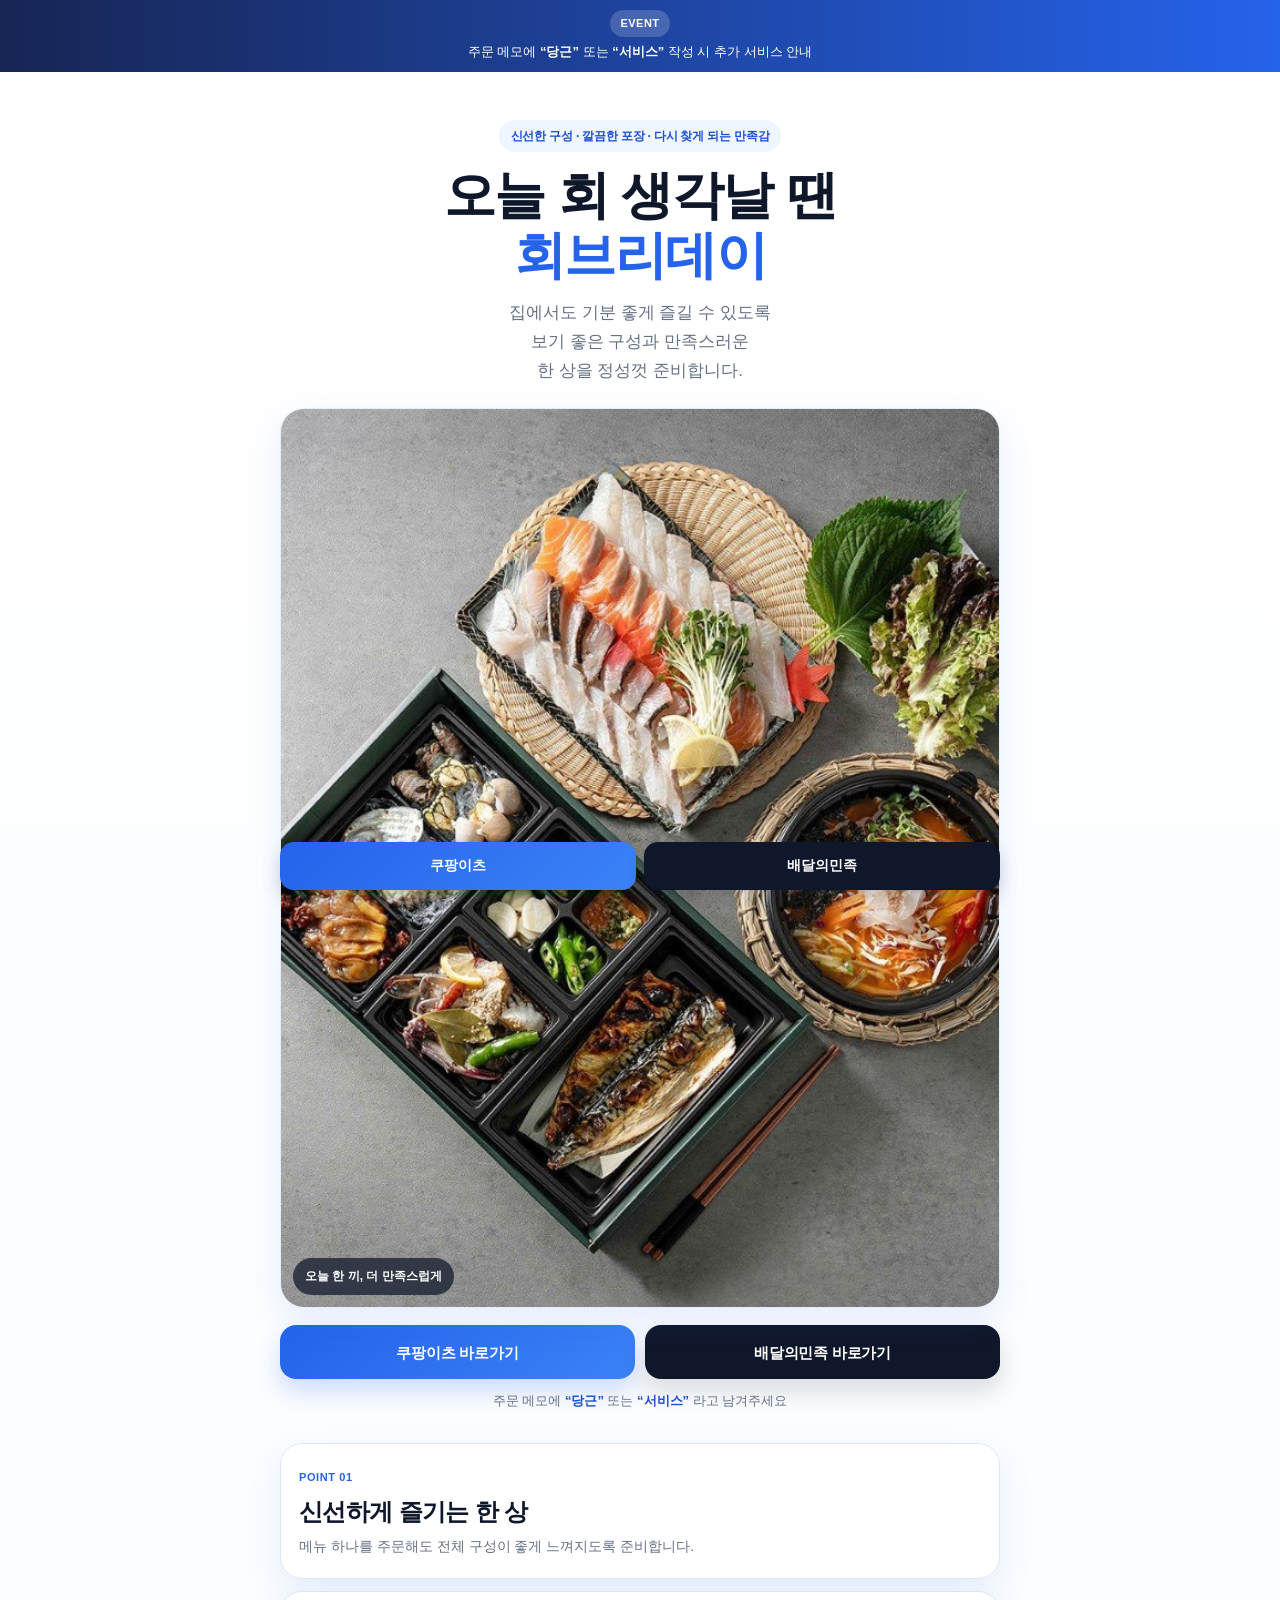
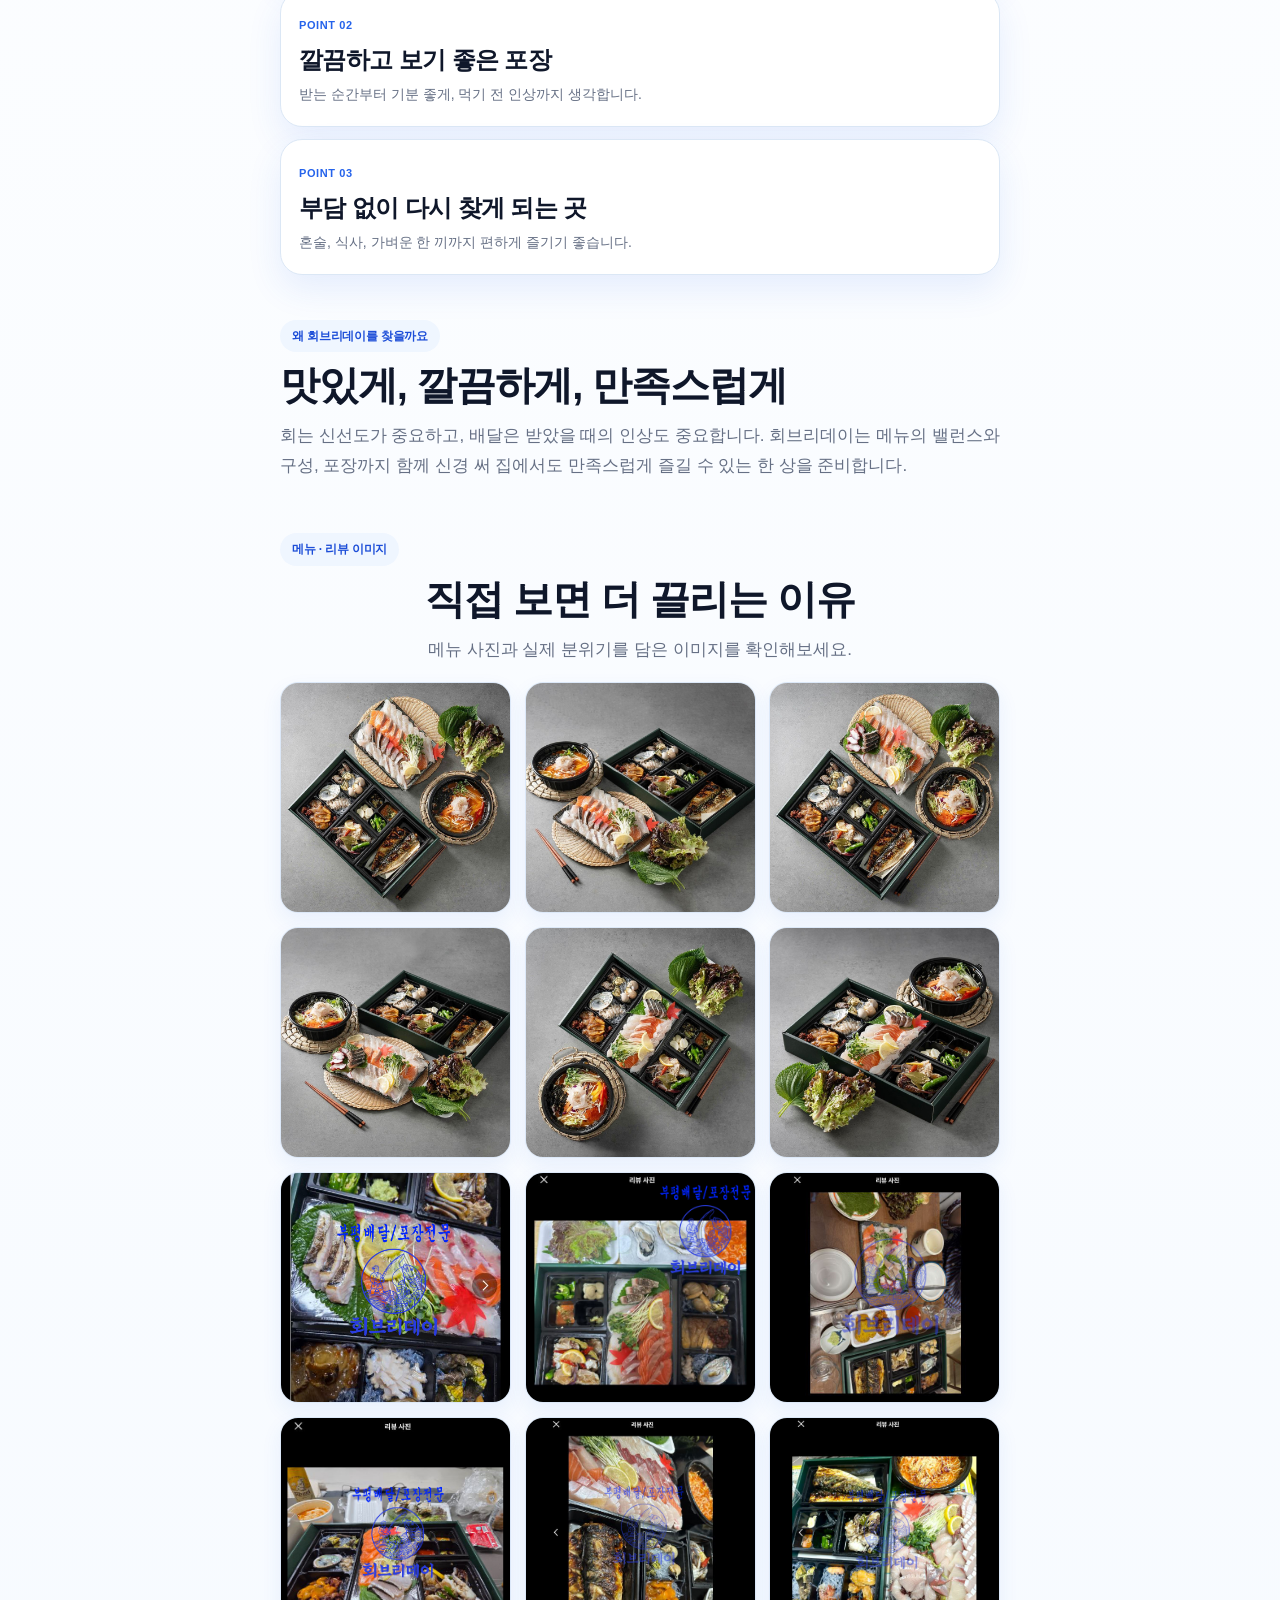
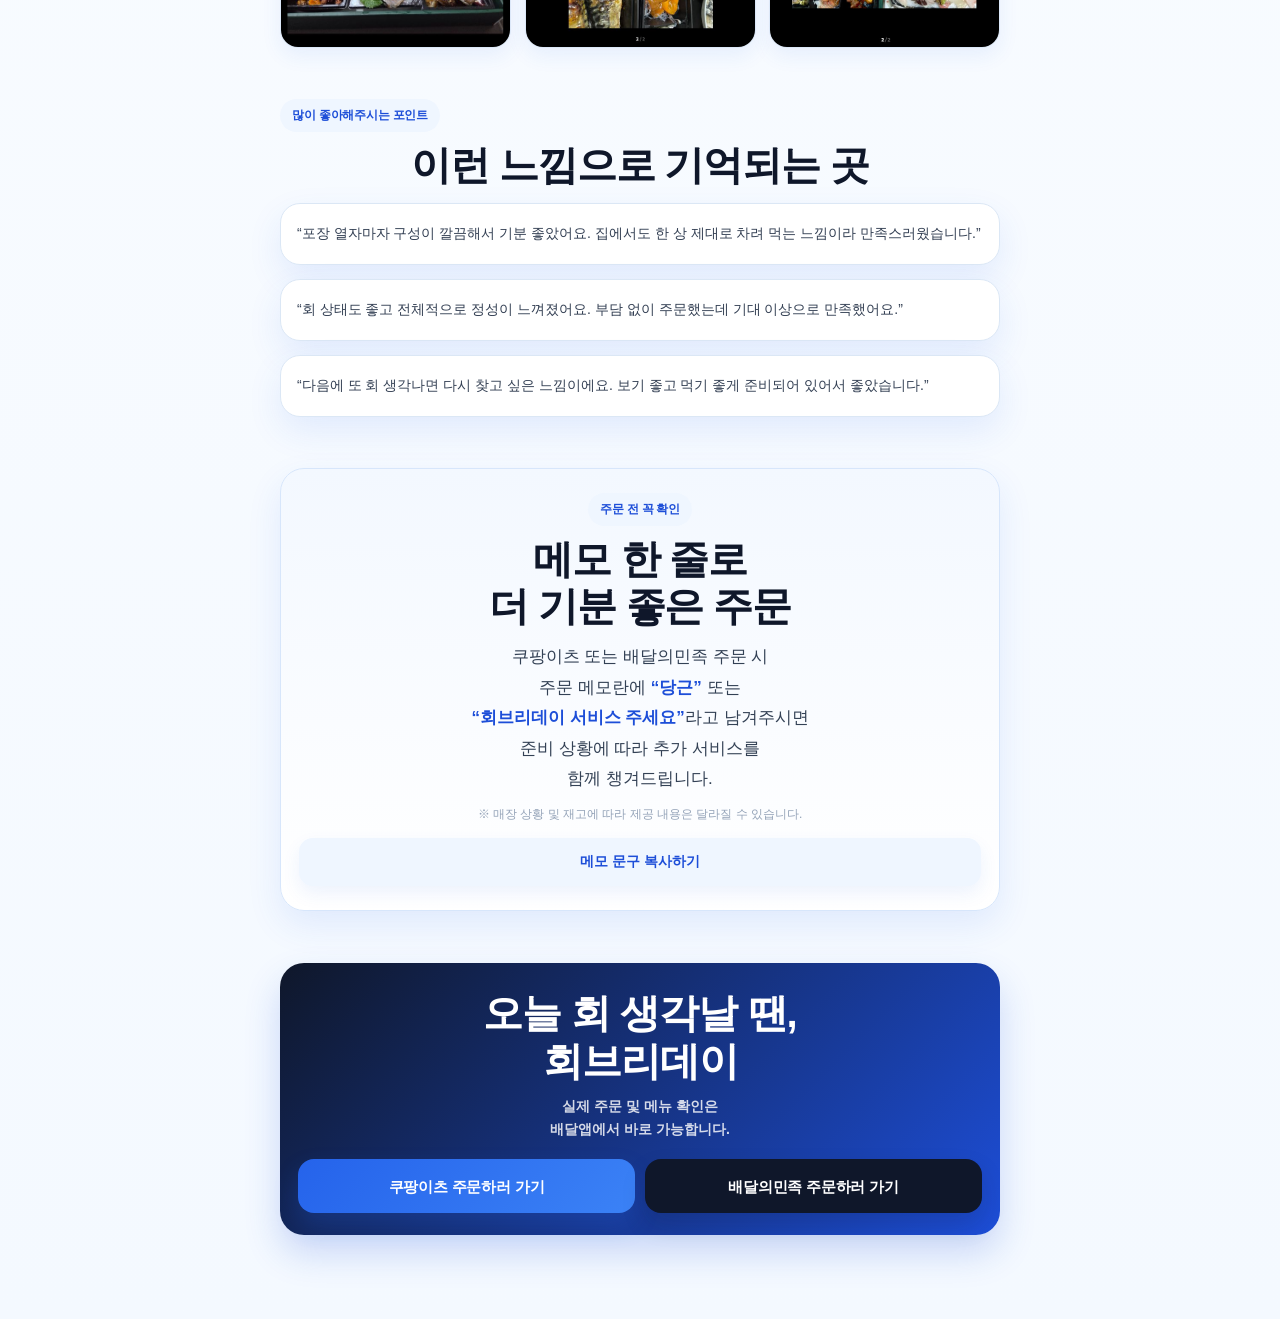
<file: index.html>
<!DOCTYPE html>
<html lang="ko">
<head>
  <meta charset="UTF-8" />
  <meta name="viewport" content="width=device-width, initial-scale=1.0, maximum-scale=1.0, user-scalable=no" />
  <title>회브리데이 | 오늘 회 생각날 땐</title>
  <meta
    name="description"
    content="신선한 구성, 깔끔한 포장, 만족도 높은 회 한 상. 회브리데이에서 오늘 한 끼를 더 특별하게 즐겨보세요."
  />
  <link rel="stylesheet" href="style.css" />
</head>
<body>

  <div class="topbar">
    <div class="topbar-inner">
      <span class="topbar-badge">EVENT</span>
      <p>주문 메모에 <strong>“당근”</strong> 또는 <strong>“서비스”</strong> 작성 시 추가 서비스 안내</p>
    </div>
  </div>

  <section class="hero">
    <div class="container">
      <p class="eyebrow">신선한 구성 · 깔끔한 포장 · 다시 찾게 되는 만족감</p>

      <h1 class="hero-title">
        오늘 회 생각날 땐<br />
        <span>회브리데이</span>
      </h1>

      <p class="hero-desc">
        집에서도 기분 좋게 즐길 수 있도록<br />
        보기 좋은 구성과 만족스러운 <br />한 상을 정성껏 준비합니다.
      </p>

      <div class="hero-image">
        <img src="images/01.jpg" alt="회브리데이 대표 메뉴 이미지" />
        <div class="hero-chip">오늘 한 끼, 더 만족스럽게</div>
      </div>

      <div class="cta-group">
        <a href="https://web.coupangeats.com/share?storeId=935056&dishId&key=ba58fe16-198d-4a8d-a3d8-6e8beb769171
" target="_blank" rel="noopener noreferrer" class="btn btn-primary">
          쿠팡이츠 바로가기
        </a>
        <a href="https://s.baemin.com/rh000vmmEzYY9" target="_blank" rel="noopener noreferrer" class="btn btn-dark">
          배달의민족 바로가기
        </a>
      </div>

      <div class="hero-note">
        주문 메모에 <strong>“당근”</strong> 또는 <strong>“서비스”</strong> 라고 남겨주세요
      </div>
    </div>
  </section>

  <section class="quick-info">
    <div class="container">
      <div class="info-card">
        <span class="info-label">POINT 01</span>
        <strong>신선하게 즐기는 한 상</strong>
        <p>메뉴 하나를 주문해도 전체 구성이 좋게 느껴지도록 준비합니다.</p>
      </div>

      <div class="info-card">
        <span class="info-label">POINT 02</span>
        <strong>깔끔하고 보기 좋은 포장</strong>
        <p>받는 순간부터 기분 좋게, 먹기 전 인상까지 생각합니다.</p>
      </div>

      <div class="info-card">
        <span class="info-label">POINT 03</span>
        <strong>부담 없이 다시 찾게 되는 곳</strong>
        <p>혼술, 식사, 가벼운 한 끼까지 편하게 즐기기 좋습니다.</p>
      </div>
    </div>
  </section>

  <section class="story">
    <div class="container">
      <p class="section-label">왜 회브리데이를 찾을까요</p>
      <h2 class="section-title">맛있게, 깔끔하게, 만족스럽게</h2>
      <p class="section-text">
        회는 신선도가 중요하고, 배달은 받았을 때의 인상도 중요합니다.
        회브리데이는 메뉴의 밸런스와 구성, 포장까지 함께 신경 써
        집에서도 만족스럽게 즐길 수 있는 한 상을 준비합니다.
      </p>
    </div>
  </section>

  <section class="gallery-section">
    <div class="container">
      <p class="section-label center">메뉴 · 리뷰 이미지</p>
      <h2 class="section-title center">직접 보면 더 끌리는 이유</h2>
      <p class="section-text center small-text">
        메뉴 사진과 실제 분위기를 담은 이미지를 확인해보세요.
      </p>

      <div class="gallery-grid">
        <div class="gallery-item"><img src="images/01.jpg" alt="회브리데이 이미지 1" /></div>
        <div class="gallery-item"><img src="images/02.jpg" alt="회브리데이 이미지 2" /></div>
        <div class="gallery-item"><img src="images/03.jpg" alt="회브리데이 이미지 3" /></div>
        <div class="gallery-item"><img src="images/04.jpg" alt="회브리데이 이미지 4" /></div>
        <div class="gallery-item"><img src="images/05.jpg" alt="회브리데이 이미지 5" /></div>
        <div class="gallery-item"><img src="images/06.jpg" alt="회브리데이 이미지 6" /></div>
        <div class="gallery-item"><img src="images/07.jpg" alt="회브리데이 이미지 7" /></div>
        <div class="gallery-item"><img src="images/08.jpg" alt="회브리데이 이미지 8" /></div>
        <div class="gallery-item"><img src="images/09.jpg" alt="회브리데이 이미지 9" /></div>
        <div class="gallery-item"><img src="images/10.jpg" alt="회브리데이 이미지 10" /></div>
        <div class="gallery-item"><img src="images/11.jpg" alt="회브리데이 이미지 11" /></div>
        <div class="gallery-item"><img src="images/12.jpg" alt="회브리데이 이미지 12" /></div>
      </div>
    </div>
  </section>

  <section class="review-section">
    <div class="container">
      <p class="section-label center">많이 좋아해주시는 포인트</p>
      <h2 class="section-title center">이런 느낌으로 기억되는 곳</h2>

      <div class="review-card">
        <p>
          “포장 열자마자 구성이 깔끔해서 기분 좋았어요.
          집에서도 한 상 제대로 차려 먹는 느낌이라 만족스러웠습니다.”
        </p>
      </div>

      <div class="review-card">
        <p>
          “회 상태도 좋고 전체적으로 정성이 느껴졌어요.
          부담 없이 주문했는데 기대 이상으로 만족했어요.”
        </p>
      </div>

      <div class="review-card">
        <p>
          “다음에 또 회 생각나면 다시 찾고 싶은 느낌이에요.
          보기 좋고 먹기 좋게 준비되어 있어서 좋았습니다.”
        </p>
      </div>
    </div>
  </section>

  <section class="event-banner">
    <div class="container">
      <div class="event-box">
        <p class="section-label">주문 전 꼭 확인</p>
        <h2 class="section-title">메모 한 줄로 <br />더 기분 좋은 주문</h2>
        <p class="event-text">
          쿠팡이츠 또는 배달의민족 주문 시<br />
          주문 메모란에 <strong>“당근”</strong> 또는 <br /><strong>“회브리데이 서비스 주세요”</strong>라고 남겨주시면<br />
          준비 상황에 따라 추가 서비스를 <br />함께 챙겨드립니다.
        </p>
        <p class="event-sub">※ 매장 상황 및 재고에 따라 제공 내용은 달라질 수 있습니다.</p>
           <button type="button" class="copy-btn" data-copy="당근">
  메모 문구 복사하기
</button>
      </div>
    </div>
 
  </section>

  <section class="bottom-cta-section">
    <div class="container">
      <div class="bottom-cta-box">
        <h2>오늘 회 생각날 땐, <br />회브리데이</h2>
        <p><strong>실제 주문 및 메뉴 확인은 <br />배달앱에서 바로 가능합니다.</p></strong>

        <div class="cta-group">
          <a href="https://web.coupangeats.com/share?storeId=935056&dishId&key=ba58fe16-198d-4a8d-a3d8-6e8beb769171
" target="_blank" rel="noopener noreferrer" class="btn btn-primary">
            쿠팡이츠 주문하러 가기
          </a>
          <a href="https://s.baemin.com/rh000vmmEzYY9" target="_blank" rel="noopener noreferrer" class="btn btn-dark">
            배달의민족 주문하러 가기
          </a>
        </div>
      </div>
    </div>
  </section>

  <div class="floating-order">
    <a href="https://web.coupangeats.com/share?storeId=935056&dishId&key=ba58fe16-198d-4a8d-a3d8-6e8beb769171
" target="_blank" rel="noopener noreferrer">쿠팡이츠</a>
    <a href="https://s.baemin.com/rh000vmmEzYY9" target="_blank" rel="noopener noreferrer">배달의민족</a>
  </div>

</body>
</html>
</file>
<file: style.css>
* {
  margin: 0;
  padding: 0;
  box-sizing: border-box;
}

:root {
  --blue-900: #0f172a;
  --blue-800: #172554;
  --blue-700: #1d4ed8;
  --blue-600: #2563eb;
  --blue-500: #3b82f6;
  --blue-100: #dbeafe;
  --blue-50: #eff6ff;
  --white: #ffffff;
  --text: #111827;
  --muted: #667085;
  --line: #dbe7f5;
  --bg: #f8fbff;
  --shadow: 0 14px 34px rgba(37, 99, 235, 0.1);
  --radius-xl: 24px;
  --radius-lg: 18px;
}

html {
  scroll-behavior: smooth;
}

body {
  font-family: "Pretendard", "Apple SD Gothic Neo", "Malgun Gothic", sans-serif;
  background: linear-gradient(180deg, #ffffff 0%, #f7fbff 100%);
  color: var(--text);
  line-height: 1.55;
  -webkit-text-size-adjust: 100%;
}

img {
  width: 100%;
  display: block;
}

a {
  text-decoration: none;
  color: inherit;
}

.container {
  width: calc(100% - 28px);
  max-width: 520px;
  margin: 0 auto;
}

.topbar {
  background: linear-gradient(90deg, var(--blue-800), var(--blue-600));
  color: var(--white);
  padding: 10px 0;
}

.topbar-inner {
  width: calc(100% - 28px);
  max-width: 520px;
  margin: 0 auto;
  display: flex;
  flex-direction: column;
  gap: 6px;
  align-items: center;
  justify-content: center;
  text-align: center;
}

.topbar-badge {
  display: inline-flex;
  align-items: center;
  justify-content: center;
  padding: 5px 10px;
  border-radius: 999px;
  background: rgba(255, 255, 255, 0.18);
  font-size: 11px;
  font-weight: 800;
  letter-spacing: 0.5px;
}

.topbar p {
  font-size: 13px;
  line-height: 1.45;
  text-align: center;
}

.topbar strong {
  color: #ffffff;
}

.hero {
  padding: 28px 0 18px;
}

.hero .container {
  text-align: center;
}

.eyebrow,
.section-label {
  display: inline-block;
  padding: 7px 12px;
  border-radius: 999px;
  background: var(--blue-50);
  color: var(--blue-700);
  font-size: 12px;
  font-weight: 800;
  letter-spacing: -0.2px;
}

.hero .eyebrow {
  margin-bottom: 14px;
  text-align: center;
}

.hero-title {
  width: 100%;
  font-size: 34px;
  line-height: 1.14;
  letter-spacing: -1.5px;
  font-weight: 900;
  color: var(--blue-900);
  text-align: center;
}

.hero-title span {
  color: var(--blue-600);
}

.hero-desc {
  margin-top: 14px;
  font-size: 15px;
  color: var(--muted);
  line-height: 1.7;
  text-align: center;
}

.hero-image {
  margin-top: 22px;
  position: relative;
  border-radius: 24px;
  overflow: hidden;
  box-shadow: var(--shadow);
  border: 1px solid #e5eefb;
  background: #eef5ff;
}

.hero-image img {
  aspect-ratio: 4 / 5;
  object-fit: cover;
}

.hero-chip {
  position: absolute;
  left: 12px;
  bottom: 12px;
  background: rgba(15, 23, 42, 0.72);
  color: #fff;
  font-size: 12px;
  font-weight: 700;
  padding: 9px 12px;
  border-radius: 999px;
  backdrop-filter: blur(8px);
}

.cta-group {
  display: flex;
  flex-direction: column;
  gap: 10px;
  margin-top: 18px;
}

.btn {
  width: 100%;
  min-height: 54px;
  border-radius: 16px;
  display: flex;
  align-items: center;
  justify-content: center;
  text-align: center;
  padding: 0 16px;
  font-size: 15px;
  font-weight: 800;
  letter-spacing: -0.2px;
  transition: transform 0.18s ease, opacity 0.18s ease;
}

.btn:active {
  transform: scale(0.985);
}

.btn-primary {
  background: linear-gradient(135deg, var(--blue-600), var(--blue-500));
  color: var(--white);
  box-shadow: 0 12px 24px rgba(37, 99, 235, 0.22);
}

.btn-dark {
  background: var(--blue-900);
  color: var(--white);
  box-shadow: 0 12px 24px rgba(15, 23, 42, 0.15);
}

.hero-note {
  margin-top: 12px;
  text-align: center;
  color: var(--muted);
  font-size: 13px;
  line-height: 1.5;
}

.hero-note strong {
  color: var(--blue-700);
}

.quick-info {
  padding: 14px 0 18px;
}

.info-card {
  background: var(--white);
  border: 1px solid var(--line);
  border-radius: 22px;
  padding: 20px 18px;
  box-shadow: var(--shadow);
}

.info-card + .info-card {
  margin-top: 12px;
}

.info-label {
  display: inline-block;
  margin-bottom: 10px;
  font-size: 11px;
  font-weight: 800;
  color: var(--blue-600);
  letter-spacing: 0.6px;
}

.info-card strong {
  display: block;
  font-size: 20px;
  line-height: 1.3;
  color: var(--blue-900);
  margin-bottom: 8px;
  letter-spacing: -0.6px;
}

.info-card p {
  font-size: 14px;
  color: var(--muted);
  line-height: 1.65;
}

.story,
.gallery-section,
.review-section,
.event-banner,
.bottom-cta-section {
  padding: 26px 0;
}

.section-title {
  margin-top: 10px;
  font-size: 28px;
  line-height: 1.18;
  letter-spacing: -1.1px;
  font-weight: 900;
  color: var(--blue-900);
}

.section-text {
  margin-top: 12px;
  font-size: 15px;
  color: var(--muted);
  line-height: 1.75;
}

.center {
  text-align: center;
}

.small-text {
  font-size: 14px;
}

.gallery-grid {
  margin-top: 18px;
  display: grid;
  grid-template-columns: 1fr 1fr;
  gap: 10px;
}

.gallery-item {
  overflow: hidden;
  border-radius: 18px;
  background: #edf5ff;
  border: 1px solid #dce8f8;
  box-shadow: 0 8px 20px rgba(37, 99, 235, 0.08);
}

.gallery-item img {
  aspect-ratio: 1 / 1;
  object-fit: cover;
}

.review-card {
  margin-top: 14px;
  background: var(--white);
  border: 1px solid var(--line);
  border-radius: 20px;
  padding: 18px 16px;
  box-shadow: var(--shadow);
}

.review-card p {
  font-size: 14px;
  color: #344054;
  line-height: 1.7;
}

.event-box {
  background: linear-gradient(180deg, #f3f8ff 0%, #ffffff 100%);
  border: 1px solid #d7e6fb;
  border-radius: 24px;
  padding: 24px 18px;
  box-shadow: var(--shadow);
  text-align: center;
}

.event-text {
  margin-top: 12px;
  font-size: 15px;
  color: #334155;
  line-height: 1.8;
}

.event-text strong {
  color: var(--blue-700);
}

.event-sub {
  margin-top: 10px;
  font-size: 12px;
  color: #94a3b8;
}

.bottom-cta-box {
  background: linear-gradient(135deg, var(--blue-900), var(--blue-700));
  color: #fff;
  border-radius: 24px;
  padding: 26px 18px 22px;
  box-shadow: 0 18px 36px rgba(29, 78, 216, 0.2);
}

.bottom-cta-box h2 {
  font-size: 28px;
  line-height: 1.2;
  letter-spacing: -1px;
  font-weight: 900;
  text-align: center;
}

.bottom-cta-box p {
  margin-top: 10px;
  font-size: 14px;
  color: rgba(255, 255, 255, 0.82);
  line-height: 1.65;
  text-align: center;
}

.bottom-cta-box .cta-group {
  margin-top: 18px;
}

.floating-order {
  position: sticky;
  bottom: 10px;
  z-index: 20;
  width: calc(100% - 20px);
  max-width: 520px;
  margin: 0 auto 10px;
  display: grid;
  grid-template-columns: 1fr 1fr;
  gap: 8px;
}

.floating-order a {
  min-height: 48px;
  border-radius: 14px;
  display: flex;
  align-items: center;
  justify-content: center;
  font-size: 14px;
  font-weight: 800;
  color: #fff;
  box-shadow: 0 8px 18px rgba(15, 23, 42, 0.18);
}

.floating-order a:first-child {
  background: linear-gradient(135deg, var(--blue-600), var(--blue-500));
}

.floating-order a:last-child {
  background: var(--blue-900);
}

@media (min-width: 768px) {
  body {
    background: linear-gradient(180deg, #ffffff 0%, #f4f9ff 100%);
  }

  .container,
  .topbar-inner,
  .floating-order {
    max-width: 720px;
  }

  .hero {
    padding-top: 48px;
  }

  .hero-title {
    font-size: 52px;
  }

  .hero-desc,
  .section-text,
  .event-text {
    font-size: 17px;
  }

  .section-title,
  .bottom-cta-box h2 {
    font-size: 40px;
  }

  .gallery-grid {
    grid-template-columns: repeat(3, 1fr);
    gap: 14px;
  }

  .cta-group {
    flex-direction: row;
  }

  .info-card strong {
    font-size: 24px;
  }
}

/* ===== JS 연동 효과 ===== */

body {
  overflow-x: hidden;
}

.hero-image,
.info-card,
.gallery-item,
.review-card,
.event-box,
.bottom-cta-box {
  will-change: transform, opacity;
}

.reveal {
  opacity: 0;
  transform: translateY(18px);
  transition:
    opacity 0.55s ease,
    transform 0.55s ease;
}

.is-visible {
  opacity: 1;
  transform: translateY(0);
}

body.page-ready .hero-title,
body.page-ready .hero-desc,
body.page-ready .cta-group,
body.page-ready .hero-note,
body.page-ready .eyebrow {
  animation: fadeUpHero 0.65s ease both;
}

body.page-ready .hero-desc {
  animation-delay: 0.08s;
}

body.page-ready .cta-group {
  animation-delay: 0.16s;
}

body.page-ready .hero-note {
  animation-delay: 0.24s;
}

@keyframes fadeUpHero {
  from {
    opacity: 0;
    transform: translateY(14px);
  }
  to {
    opacity: 1;
    transform: translateY(0);
  }
}

.floating-order {
  transition:
    transform 0.25s ease,
    opacity 0.25s ease,
    box-shadow 0.25s ease,
    filter 0.25s ease;
}

.floating-order.active {
  transform: translateY(-2px);
  filter: saturate(1.05);
}

.floating-order.active a {
  box-shadow: 0 12px 24px rgba(15, 23, 42, 0.22);
}

.copy-btn {
  width: 100%;
  min-height: 48px;
  border: 0;
  border-radius: 14px;
  margin-top: 14px;
  background: var(--blue-50);
  color: var(--blue-700);
  font-size: 14px;
  font-weight: 800;
  cursor: pointer;
  transition:
    transform 0.18s ease,
    background 0.18s ease,
    color 0.18s ease,
    box-shadow 0.18s ease;
  box-shadow: 0 8px 18px rgba(37, 99, 235, 0.08);
}

.copy-btn:active {
  transform: scale(0.985);
}

.copy-btn.copied {
  background: var(--blue-600);
  color: #fff;
}

@media (hover: hover) {
  .btn:hover,
  .copy-btn:hover,
  .floating-order a:hover {
    transform: translateY(-1px);
  }
}
</file>
